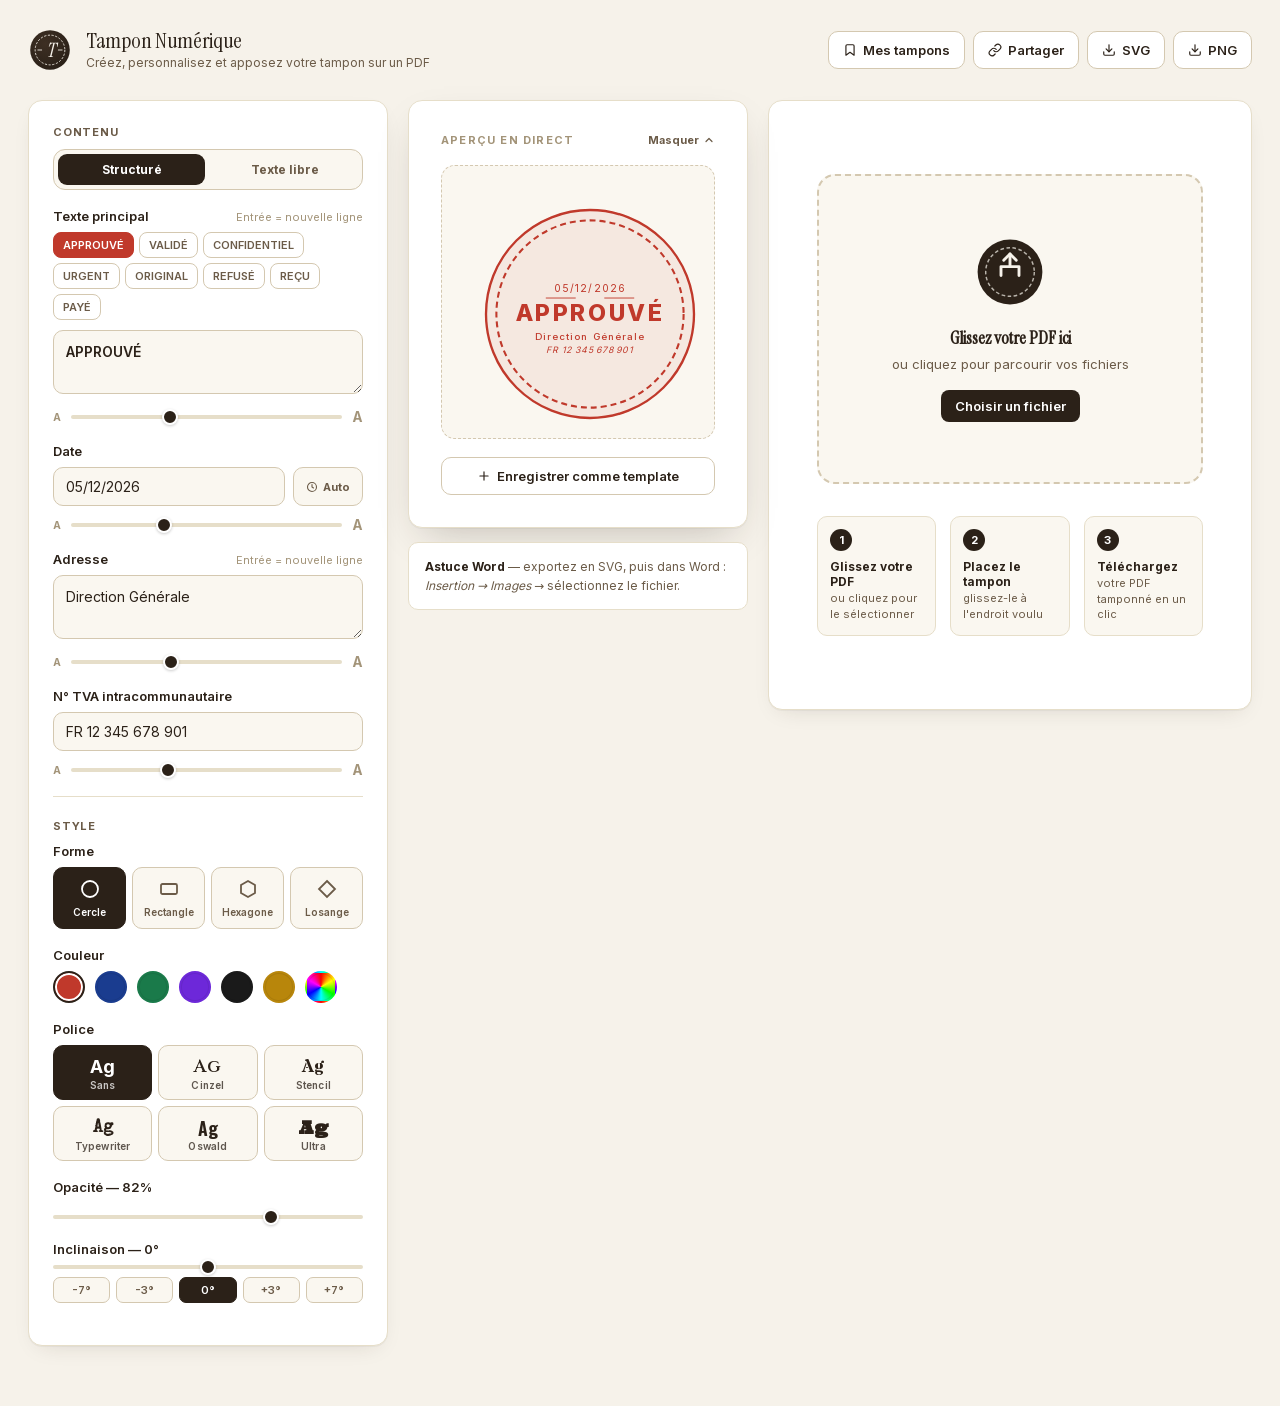
<file: index.html>
<!DOCTYPE html>
<html lang="fr">
<head>
  <meta charset="utf-8">
  <meta name="viewport" content="width=device-width, initial-scale=1.0">
  <title>Tampon Numérique</title>
  <link rel="stylesheet" href="css/loader.css">
  <noscript>
    <style>#__bundler_loading { display: none; }</style>
    <div style="position:fixed;bottom:12px;left:12px;font:13px/1.4 -apple-system,BlinkMacSystemFont,sans-serif;color:#999;background:rgba(255,255,255,0.9);padding:6px 12px;border-radius:6px;box-shadow:0 1px 4px rgba(0,0,0,0.08);z-index:10000;">
      This page requires JavaScript to display.
    </div>
  </noscript>
</head>
<body>
  <div id="__bundler_thumbnail">
    <svg viewBox="0 0 1200 800" xmlns="http://www.w3.org/2000/svg">
      <g transform="translate(600 400)">
        <circle r="260" fill="#2b2118"></circle>
        <circle r="195" fill="none" stroke="#f6f2ea" stroke-opacity="0.85" stroke-width="6" stroke-dasharray="22 14"></circle>
        <line x1="-160" y1="0" x2="-110" y2="0" stroke="#f6f2ea" stroke-opacity="0.85" stroke-width="6" stroke-linecap="round"></line>
        <line x1="110" y1="0" x2="160" y2="0" stroke="#f6f2ea" stroke-opacity="0.85" stroke-width="6" stroke-linecap="round"></line>
        <text x="0" y="82" font-family="Georgia, serif" font-style="italic" font-size="260" fill="#f6f2ea" text-anchor="middle">T</text>
      </g>
    </svg>
  </div>
  <div id="__bundler_loading">Loading...</div>

  <script src="js/loader.js"></script>
</body>
</html>
</file>
<file: css/loader.css>
* { margin: 0; padding: 0; box-sizing: border-box; }
body { background: #f6f2ea; display: flex; align-items: center; justify-content: center; min-height: 100vh; font-family: -apple-system, BlinkMacSystemFont, sans-serif; }
#__bundler_loading { position: fixed; bottom: 20px; right: 20px; font: 13px/1.4 -apple-system, BlinkMacSystemFont, sans-serif; color: #666; background: #fff; padding: 8px 14px; border-radius: 8px; box-shadow: 0 1px 4px rgba(0,0,0,0.12); z-index: 10000; }
#__bundler_thumbnail { position: fixed; inset: 0; width: 100%; height: 100%; display: flex; align-items: center; justify-content: center; background: #f6f2ea; z-index: 9999; }
#__bundler_thumbnail svg { width: 100%; height: 100%; object-fit: contain; }
#__bundler_placeholder { color: #999; font-size: 14px; }
</file>
